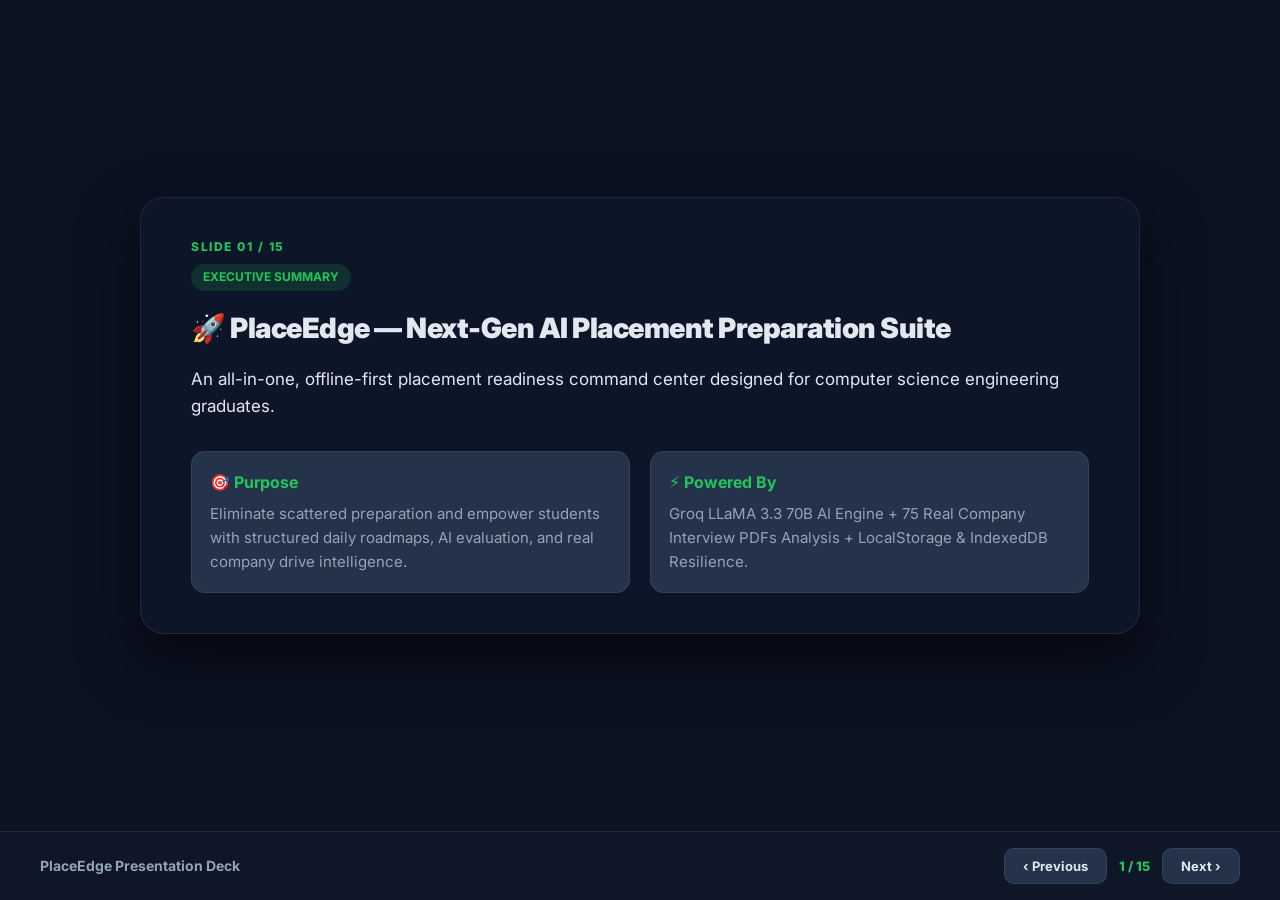
<file: presentation.html>
<!DOCTYPE html>
<html lang="en">
<head>
  <meta charset="UTF-8">
  <meta name="viewport" content="width=device-width, initial-scale=1.0">
  <title>PlaceEdge — 15-Slide Executive Presentation</title>
  <link rel="stylesheet" href="css/style.css">
  <style>
    body { margin: 0; background: #0B1222; font-family: 'Inter', system-ui, sans-serif; color: #F8FAFC; overflow: hidden; }
    .pres-container { width: 100vw; height: 100vh; display: flex; flex-direction: column; justify-content: space-between; position: relative; }
    .slide-wrapper { flex: 1; display: flex; align-items: center; justify-content: center; padding: 40px 60px; overflow-y: auto; }
    .slide { width: 100%; max-width: 1000px; background: rgba(15, 23, 42, 0.85); border: 1px solid var(--border); border-radius: 24px; padding: 40px 50px; box-shadow: 0 25px 60px rgba(0,0,0,0.6); display: none; animation: slideIn 0.4s ease; backdrop-filter: blur(16px); }
    .slide.active { display: block; }
    @keyframes slideIn { from { opacity: 0; transform: translateY(15px) scale(0.98); } to { opacity: 1; transform: translateY(0) scale(1); } }
    .slide-num { font-size: 12px; font-weight: 800; color: var(--accent); letter-spacing: 1.5px; text-transform: uppercase; margin-bottom: 8px; }
    .slide h2 { font-size: 28px; font-weight: 900; margin: 0 0 16px; color: var(--text); letter-spacing: -0.5px; }
    .slide p, .slide ul { font-size: 15px; line-height: 1.6; color: var(--muted); }
    .slide ul { padding-left: 20px; }
    .slide li { margin-bottom: 10px; }
    .slide-badge { display: inline-block; background: rgba(34,197,94,0.15); color: var(--accent); font-weight: 700; padding: 4px 12px; border-radius: 999px; font-size: 12px; margin-bottom: 16px; }
    
    .grid-2 { display: grid; grid-template-columns: 1fr 1fr; gap: 20px; margin-top: 20px; }
    .card-box { background: var(--card2); border: 1px solid var(--border); padding: 18px; border-radius: 14px; }
    .card-box h3 { margin: 0 0 8px; font-size: 16px; color: var(--accent); }

    .pres-footer { padding: 16px 40px; background: rgba(15,23,42,0.9); border-top: 1px solid var(--border); display: flex; justify-content: space-between; align-items: center; }
    .pres-nav { display: flex; gap: 12px; }
    .pres-btn { background: var(--card2); border: 1px solid var(--border); color: var(--text); padding: 9px 18px; border-radius: 10px; font-weight: 700; font-size: 13px; cursor: pointer; transition: all 0.2s; }
    .pres-btn:hover { background: var(--accent); color: #052e12; border-color: var(--accent); }
  </style>
</head>
<body>

<div class="pres-container">
  <div class="slide-wrapper">
    <!-- SLIDE 1 -->
    <div class="slide active">
      <div class="slide-num">SLIDE 01 / 15</div>
      <span class="slide-badge">EXECUTIVE SUMMARY</span>
      <h2>🚀 PlaceEdge — Next-Gen AI Placement Preparation Suite</h2>
      <p style="font-size:17px;color:var(--text)">An all-in-one, offline-first placement readiness command center designed for computer science engineering graduates.</p>
      <div class="grid-2" style="margin-top:30px">
        <div class="card-box">
          <h3>🎯 Purpose</h3>
          <p>Eliminate scattered preparation and empower students with structured daily roadmaps, AI evaluation, and real company drive intelligence.</p>
        </div>
        <div class="card-box">
          <h3>⚡ Powered By</h3>
          <p>Groq LLaMA 3.3 70B AI Engine + 75 Real Company Interview PDFs Analysis + LocalStorage & IndexedDB Resilience.</p>
        </div>
      </div>
    </div>

    <!-- SLIDE 2 -->
    <div class="slide">
      <div class="slide-num">SLIDE 02 / 15</div>
      <span class="slide-badge">PROBLEM STATEMENT</span>
      <h2>⚠️ Core Challenges in Campus Placement Preparation</h2>
      <ul>
        <li><strong>Scattered & Unstructured Resources:</strong> Students waste 100+ hours hopping across YouTube, LeetCode, and Telegram PDFs without a daily plan.</li>
        <li><strong>Generic Test Series vs Real Drives:</strong> Traditional platforms test generic math instead of matching company-specific selection rounds (Amazon, TCS NQT, Cognizant GenC).</li>
        <li><strong>Lack of Instant Feedback:</strong> Students have no way to evaluate ATS resume match, STAR method HR answers, or code complexity without high costs.</li>
        <li><strong>Server Dependencies & Internet Outages:</strong> Most platforms break without active cloud connections, interrupting offline study sessions.</li>
      </ul>
    </div>

    <!-- SLIDE 3 -->
    <div class="slide">
      <div class="slide-num">SLIDE 03 / 15</div>
      <span class="slide-badge">EXECUTIVE SOLUTION</span>
      <h2>💡 PlaceEdge — The Complete All-in-One Solution</h2>
      <div class="grid-2">
        <div class="card-box">
          <h3>🌐 100% Offline-First Architecture</h3>
          <p>Runs smoothly in browser storage (LocalStorage + IndexedDB mirror) with zero server delay or downtime.</p>
        </div>
        <div class="card-box">
          <h3>🤖 AI-Native Assistance</h3>
          <p>Milo 🐾 AI Buddy provides sub-second technical coaching, code complexity analysis, ATS reviews, and HR feedback in 100% Pure English.</p>
        </div>
        <div class="card-box">
          <h3>🗓️ Structured Daily Roadmaps</h3>
          <p>Includes a 30-Day Placement Sprint, 45-Min Timed Company Mock Tests, and Top 10 Company Selection Roadmaps.</p>
        </div>
        <div class="card-box">
          <h3>📊 Real PDF Data Intelligence</h3>
          <p>Built from analyzing 75 company interview PDFs (2025 & 2026 batches) with hot-topic tags and company questions.</p>
        </div>
      </div>
    </div>

    <!-- SLIDE 4 -->
    <div class="slide">
      <div class="slide-num">SLIDE 04 / 15</div>
      <span class="slide-badge">MARKET POSITIONING</span>
      <h2>🎯 Target Audience & Value Proposition</h2>
      <ul>
        <li><strong>2025 & 2026 Batch Graduates:</strong> Crash-course preparation for upcoming campus placement drives.</li>
        <li><strong>SDE & Product Role Aspirants:</strong> Advanced DSA, System Design, and timed 45-minute company mock tests.</li>
        <li><strong>Service-Sector Aspirants (TCS, Infosys, Cognizant, Accenture):</strong> Exact round breakdowns, NQT/GenC syllabus, and SQL/Java drills.</li>
        <li><strong>College TPO Placement Cells:</strong> Standardized student progress metrics and printable PDF readiness reports.</li>
      </ul>
    </div>

    <!-- SLIDE 5 -->
    <div class="slide">
      <div class="slide-num">SLIDE 05 / 15</div>
      <span class="slide-badge">TECHNICAL ARCHITECTURE</span>
      <h2>🏗️ Modular Architecture & Tech Stack</h2>
      <ul>
        <li><strong>Frontend Stack:</strong> HTML5, Vanilla CSS3 (Custom Design Tokens, HSL Palette, Micro-Animations).</li>
        <li><strong>Modular JavaScript Layer:</strong>
          <ul>
            <li><code>js/data.js</code>: Pre-loaded syllabus, 61 company archives, 30-Day Sprint, 10 Roadmaps, Live Jobs.</li>
            <li><code>js/state.js</code>: Gamification, LocalStorage (<code>placeedge.v1</code>) + IndexedDB Mirror (<code>placeedge-db</code>).</li>
            <li><code>js/app.js</code>: SPA Router, History API, Modal System, View Renderers.</li>
          </ul>
        </li>
        <li><strong>Groq AI Integration:</strong> LLaMA 3.3 70B model via sub-second REST endpoint.</li>
      </ul>
    </div>

    <!-- SLIDE 6 -->
    <div class="slide">
      <div class="slide-num">SLIDE 06 / 15</div>
      <span class="slide-badge">FEATURE SPOTLIGHT 1</span>
      <h2>🐾 Milo AI Placement Prep Buddy</h2>
      <ul>
        <li><strong>Floating Chat Drawer:</strong> Accessible from any page via quick-launch button.</li>
        <li><strong>1-Click Quick Prompts:</strong> Fast answers for Amazon top questions, OOP pillars, SQL hot topics, and DSA speed tips.</li>
        <li><strong>Strict Pure English Output:</strong> Structured bullet points, code snippets, and time complexity explanations.</li>
        <li><strong>Zero Context Loss:</strong> Preserves user conversation history for follow-up technical questions.</li>
      </ul>
    </div>

    <!-- SLIDE 7 -->
    <div class="slide">
      <div class="slide-num">SLIDE 07 / 15</div>
      <span class="slide-badge">FEATURE SPOTLIGHT 2</span>
      <h2>⏱️ 45-Min Company Mock Interview Simulator</h2>
      <ul>
        <li><strong>Timed Real Exam Conditions:</strong> Live 45:00 countdown timer with auto-submit upon timeout.</li>
        <li><strong>Company-Specific Drives:</strong> Select from Amazon, Fidelity, Akamai, TCS, Oracle, MiQ, and more.</li>
        <li><strong>5-Question Structured Format:</strong>
          <ul>
            <li>🧠 2 DSA Coding Questions</li>
            <li>📚 2 Core CS Theory Questions (DBMS, OS, OOP)</li>
            <li>🧮 1 SQL Query Round Question</li>
          </ul>
        </li>
        <li><strong>Instant Milo AI Scorecard:</strong> Generates section scores, overall score out of 100%, and feedback.</li>
      </ul>
    </div>

    <!-- SLIDE 8 -->
    <div class="slide">
      <div class="slide-num">SLIDE 08 / 15</div>
      <span class="slide-badge">FEATURE SPOTLIGHT 3</span>
      <h2>🎯 Top 10 Company-Wise Roadmaps</h2>
      <p style="color:var(--text)">Detailed round-by-round selection process and syllabus breakdown for 10 major recruiters:</p>
      <div class="grid-2">
        <div class="card-box">
          <h3>Tier 1 Product Companies</h3>
          <p>🚀 <strong>Amazon</strong> (₹18-28L) · 🔴 <strong>Oracle</strong> (₹12-18L) · 🌐 <strong>Akamai</strong> (₹10-15L) · 🏦 <strong>Fidelity</strong> (₹8-12L)</p>
        </div>
        <div class="card-box">
          <h3>Mass Recruiters & Tech Leaders</h3>
          <p>🏢 <strong>TCS (NQT)</strong> · 💼 <strong>Cognizant (GenC)</strong> · 🔷 <strong>Infosys</strong> · ⚡ <strong>Accenture</strong> · 📊 <strong>MiQ</strong> · 🛒 <strong>Lowe's</strong></p>
        </div>
      </div>
    </div>

    <!-- SLIDE 9 -->
    <div class="slide">
      <div class="slide-num">SLIDE 09 / 15</div>
      <span class="slide-badge">FEATURE SPOTLIGHT 4</span>
      <h2>🗓️ 30-Day Placement Crash Course Sprint</h2>
      <ul>
        <li><strong>Structured Daily Checklist:</strong> Day 1 to 30 systematic coverage of high-yield placement topics.</li>
        <li><strong>Balanced Topic Mix:</strong> OOP Foundations, SQL Joins, DBMS Keys, OS Paging/Deadlocks, Computer Networks, DSA Patterns, and System Design.</li>
        <li><strong>XP Rewards & Tracking:</strong> Earn +15 to +30 XP per completed day with live progress indicators.</li>
        <li><strong>Dashboard Sync:</strong> Highlights current target day on the main dashboard home.</li>
      </ul>
    </div>

    <!-- SLIDE 10 -->
    <div class="slide">
      <div class="slide-num">SLIDE 10 / 15</div>
      <span class="slide-badge">FEATURE SPOTLIGHT 5</span>
      <h2>📄 AI Resume Bullet & ATS Score Checker</h2>
      <ul>
        <li><strong>Role-Specific Evaluation:</strong> Tailored for SDE 1, Frontend, Backend, Data Analyst, or Full Stack roles.</li>
        <li><strong>Instant ATS Score Match:</strong> Calculates ATS compatibility score percentage.</li>
        <li><strong>Action Verb & Keyword Analysis:</strong> Identifies missing technical action verbs and industry keywords.</li>
        <li><strong>STAR Method Bullet Rewriter:</strong> Rewrites raw descriptions into high-impact, metric-driven STAR bullets.</li>
      </ul>
    </div>

    <!-- SLIDE 11 -->
    <div class="slide">
      <div class="slide-num">SLIDE 11 / 15</div>
      <span class="slide-badge">FEATURE SPOTLIGHT 6</span>
      <h2>🎙️ HR STAR Method Practice Studio</h2>
      <ul>
        <li><strong>Top 15 HR Interview Questions:</strong> Practice "Tell me about yourself", "Conflict resolution", "Why our company?", and salary expectations.</li>
        <li><strong>Interviewer Strategy Tips:</strong> Guidance on structuring responses into Situation, Task, Action, and Result.</li>
        <li><strong>Milo AI Feedback:</strong> Gives an instant STAR Rating out of 10 with actionable advice to sound more confident and professional.</li>
      </ul>
    </div>

    <!-- SLIDE 12 -->
    <div class="slide">
      <div class="slide-num">SLIDE 12 / 15</div>
      <span class="slide-badge">FEATURE SPOTLIGHT 7</span>
      <h2>💼 Live Tech Hiring Drives (< 7 Days)</h2>
      <ul>
        <li><strong>Fresh Hiring Feed:</strong> Active off-campus and mass hiring drives posted within the last 7 days.</li>
        <li><strong>Verified Opportunities:</strong> TCS NQT 2026, Cognizant GenC 24,000+ drive, Accenture ASE, Infosys DSE, Amazon SDE-1, Philips, Applied Materials, Unthinkable.</li>
        <li><strong>Full Details & Direct Apply:</strong> Role, batch eligibility, CTC package, locations, skill tags, and direct official career links.</li>
      </ul>
    </div>

    <!-- SLIDE 13 -->
    <div class="slide">
      <div class="slide-num">SLIDE 13 / 15</div>
      <span class="slide-badge">GAMIFICATION & ANALYTICS</span>
      <h2>🔥 Heatmap, Streaks & Achievements Vault</h2>
      <ul>
        <li><strong>GitHub-Style Contribution Heatmap:</strong> Visual 52-week grid tracking daily study items and XP.</li>
        <li><strong>Streaks & Level Progress:</strong> Level 1 to 10+ progression with level-up confetti animations.</li>
        <li><strong>19 Unlockable Trophies:</strong> Badges for first topic, 10/50/100 topics, Blind 75 finisher, 7/30-day streaks, and 70%+ readiness.</li>
        <li><strong>Analytics Page:</strong> Completion breakdown by subject, monthly XP trends, and difficulty distribution.</li>
      </ul>
    </div>

    <!-- SLIDE 14 -->
    <div class="slide">
      <div class="slide-num">SLIDE 14 / 15</div>
      <span class="slide-badge">COMPETITIVE ADVANTAGE</span>
      <h2>⚔️ Key Differentiators</h2>
      <div class="grid-2">
        <div class="card-box">
          <h3>Traditional Platforms</h3>
          <p>❌ High server & database maintenance costs<br>❌ Generic non-company questions<br>❌ Breaks without active internet<br>❌ No AI ATS or HR evaluation</p>
        </div>
        <div class="card-box">
          <h3>PlaceEdge Suite</h3>
          <p>✅ Zero server cost (Client-Side SPA)<br>✅ Data from 75 real company PDFs<br>✅ 100% Offline functional + IDB mirror<br>✅ Groq AI ATS, Mock & HR evaluation</p>
        </div>
      </div>
    </div>

    <!-- SLIDE 15 -->
    <div class="slide">
      <div class="slide-num">SLIDE 15 / 15</div>
      <span class="slide-badge">CONCLUSION & ROADMAP</span>
      <h2>🚀 Conclusion & Future Expansion</h2>
      <p style="color:var(--text)">PlaceEdge empowers students with a predictable, data-backed, and gamified roadmap to crack tech campus placements.</p>
      <ul>
        <li><strong>Live GitHub Repo:</strong> <a href="https://github.com/Abhinav201310/PlaceEdge" target="_blank" style="color:var(--accent)">github.com/Abhinav201310/PlaceEdge</a></li>
        <li><strong>Live Deployment:</strong> Vercel Ready</li>
        <li><strong>Future Phase 2 Roadmap:</strong> Voice HR Audio Recording, 1-Click Student Webpage Portfolio Generator, Peer Mock Leaderboard.</li>
      </ul>
    </div>
  </div>

  <div class="pres-footer">
    <div style="font-weight:700;font-size:14px;color:var(--muted)">PlaceEdge Presentation Deck</div>
    <div class="pres-nav">
      <button class="pres-btn" onclick="prevSlide()">‹ Previous</button>
      <span id="slide-indicator" style="display:flex;align-items:center;font-size:13px;font-weight:800;color:var(--accent)">1 / 15</span>
      <button class="pres-btn" onclick="nextSlide()">Next ›</button>
    </div>
  </div>
</div>

<script>
  let curSlide = 0;
  const slides = document.querySelectorAll('.slide');
  const indicator = document.getElementById('slide-indicator');

  function showSlide(idx) {
    slides.forEach((s, i) => s.classList.toggle('active', i === idx));
    indicator.textContent = `${idx + 1} / ${slides.length}`;
  }

  function nextSlide() {
    if (curSlide < slides.length - 1) { curSlide++; showSlide(curSlide); }
  }

  function prevSlide() {
    if (curSlide > 0) { curSlide--; showSlide(curSlide); }
  }

  document.addEventListener('keydown', (e) => {
    if (e.key === 'ArrowRight' || e.key === 'Space') nextSlide();
    if (e.key === 'ArrowLeft') prevSlide();
  });
</script>
</body>
</html>
</file>
<file: css/style.css>
/* ============================================================
   PLACEPREP — PREMIUM DARK THEME
   Palette: bg #0F172A · cards #1E293B · accent #22C55E
   ============================================================ */
@import url('https://fonts.googleapis.com/css2?family=Inter:wght@400;500;600;700;800&display=swap');
:root{
  --bg:#0F172A; --bg2:#0B1222; --card:#1E293B; --card2:#243349;
  --accent:#22C55E; --accent2:#16A34A; --accent-soft:rgba(34,197,94,.14);
  --amber:#F59E0B; --amber-soft:rgba(245,158,11,.14);
  --blue:#38BDF8; --violet:#A78BFA; --rose:#FB7185;
  --text:#E2E8F0; --muted:#94A3B8; --faint:#64748B;
  --border:rgba(148,163,184,.14); --r:18px;
  --shadow:0 8px 30px rgba(2,6,23,.45);
  --easy:#22C55E; --med:#F59E0B; --hard:#F43F5E;
}
*{margin:0;padding:0;box-sizing:border-box}
html{scroll-behavior:smooth}
body{font-family:'Inter',system-ui,-apple-system,sans-serif;background:radial-gradient(1200px 700px at 85% -10%,rgba(34,197,94,.07),transparent 60%),radial-gradient(900px 600px at -10% 110%,rgba(56,189,248,.06),transparent 55%),var(--bg);color:var(--text);min-height:100vh;font-size:14.5px;line-height:1.55;overflow-x:hidden}
::-webkit-scrollbar{width:9px;height:9px}
::-webkit-scrollbar-track{background:transparent}
::-webkit-scrollbar-thumb{background:#334155;border-radius:9px}
::-webkit-scrollbar-thumb:hover{background:#475569}
a{color:var(--accent);text-decoration:none}
a:hover{text-decoration:underline}
button{font-family:inherit;cursor:pointer;border:none;background:none;color:inherit}

/* ---------- Layout ---------- */
.app{display:flex;min-height:100vh}
.sidebar{width:248px;flex-shrink:0;background:rgba(15,23,42,.85);backdrop-filter:blur(14px);border-right:1px solid var(--border);position:sticky;top:0;height:100vh;display:flex;flex-direction:column;padding:22px 14px;z-index:40}
.logo{display:flex;align-items:center;gap:11px;padding:4px 10px 20px;font-weight:800;font-size:19px;letter-spacing:-.3px}
.logo .pe-badge{width:38px;height:38px;border-radius:11px;background:#0B1222;border:2px solid var(--accent);display:grid;place-items:center;font-weight:900;font-size:15px;color:var(--accent);letter-spacing:-.5px;box-shadow:0 0 14px rgba(34,197,94,.25);transition:all .3s ease;position:relative;overflow:hidden}
.logo .pe-badge::after{content:'';position:absolute;inset:0;background:linear-gradient(135deg,rgba(34,197,94,.15),transparent 60%);pointer-events:none}
.logo .pe-badge:hover{transform:rotate(-4deg) scale(1.08);box-shadow:0 0 22px rgba(34,197,94,.45);border-color:#4ADE80}
.logo small{display:block;font-size:10.5px;font-weight:500;color:var(--muted);letter-spacing:.4px}
.nav{display:flex;flex-direction:column;gap:4px;flex:1}
.nav button{display:flex;align-items:center;gap:12px;padding:11px 14px;border-radius:13px;color:var(--muted);font-weight:600;font-size:14px;transition:all .22s ease;text-align:left;width:100%}
.nav button .ic{font-size:17px;width:22px;text-align:center}
.nav button:hover{background:rgba(148,163,184,.08);color:var(--text);transform:translateX(3px)}
.nav button.active{background:var(--accent-soft);color:var(--accent);box-shadow:inset 0 0 0 1px rgba(34,197,94,.25)}
.side-foot{padding:12px 10px 2px;border-top:1px solid var(--border);font-size:12px;color:var(--faint)}
.side-foot .lvl-chip{display:flex;align-items:center;gap:10px;margin-bottom:8px;color:var(--text);font-weight:600;font-size:13px}
.side-foot .bar{height:6px;background:#0f1a2e;border-radius:6px;overflow:hidden}
.side-foot .bar i{display:block;height:100%;background:linear-gradient(90deg,var(--accent),#4ADE80);border-radius:6px;transition:width .6s cubic-bezier(.22,1,.36,1)}

.main{flex:1;min-width:0;padding:26px 30px 60px;max-width:1180px;margin:0 auto}
.topbar{display:flex;align-items:center;justify-content:space-between;gap:16px;margin-bottom:22px;flex-wrap:wrap}
.topbar h1{font-size:23px;font-weight:800;letter-spacing:-.4px}
.topbar .sub{color:var(--muted);font-size:13px;margin-top:2px}
.top-chips{display:flex;gap:10px;flex-wrap:wrap}
.chip{display:flex;align-items:center;gap:7px;background:var(--card);border:1px solid var(--border);border-radius:999px;padding:7px 14px;font-weight:700;font-size:13px;box-shadow:var(--shadow)}
.chip .ico{font-size:15px}

/* ---------- Cards ---------- */
.card{background:linear-gradient(160deg,rgba(255,255,255,.035),rgba(255,255,255,0) 45%),var(--card);border:1px solid var(--border);border-radius:var(--r);box-shadow:var(--shadow);padding:20px}
.glass{backdrop-filter:blur(8px)}
.hoverable{transition:transform .25s ease,box-shadow .25s ease,border-color .25s ease}
.hoverable:hover{transform:translateY(-4px);box-shadow:0 16px 40px rgba(2,6,23,.6);border-color:rgba(34,197,94,.3)}
.grid{display:grid;gap:16px}
.g5{grid-template-columns:repeat(5,1fr)}
.g4{grid-template-columns:repeat(4,1fr)}
.g3{grid-template-columns:repeat(3,1fr)}
.g2{grid-template-columns:repeat(2,1fr)}
.sec-title{display:flex;align-items:center;justify-content:space-between;margin:26px 0 13px}
.sec-title h2{font-size:16.5px;font-weight:800;letter-spacing:-.2px;display:flex;align-items:center;gap:9px}
.sec-title .more{color:var(--accent);font-weight:600;font-size:13px}

/* stat cards */
.stat{padding:17px 18px;position:relative;overflow:hidden}
.stat .k{font-size:12px;color:var(--muted);font-weight:600;letter-spacing:.3px;display:flex;align-items:center;gap:7px}
.stat .v{font-size:27px;font-weight:800;margin-top:5px;letter-spacing:-.6px}
.stat .d{font-size:11.5px;color:var(--faint);margin-top:3px}
.stat::after{content:'';position:absolute;right:-22px;top:-22px;width:82px;height:82px;border-radius:50%;background:var(--accent-soft);opacity:.6}
.stat.amber::after{background:var(--amber-soft)}
.stat.blue::after{background:rgba(56,189,248,.12)}
.stat.violet::after{background:rgba(167,139,250,.12)}
.stat.rose::after{background:rgba(251,113,133,.12)}

/* progress bars */
.pbar{height:9px;background:#0f1a2e;border-radius:8px;overflow:hidden;position:relative}
.pbar i{display:block;height:100%;border-radius:8px;background:linear-gradient(90deg,var(--accent2),var(--accent) 60%,#4ADE80);width:0;transition:width 1s cubic-bezier(.22,1,.36,1);position:relative}
body.anim .pbar i::after{content:'';position:absolute;inset:0;background:linear-gradient(90deg,transparent,rgba(255,255,255,.28),transparent);transform:translateX(-100%);animation:shimmer 2.4s infinite}
@keyframes shimmer{100%{transform:translateX(100%)}}
.pbar.thin{height:6px}

/* subject rows */
.subj-row{display:flex;align-items:center;gap:14px;padding:11px 6px;border-bottom:1px solid var(--border);cursor:pointer;border-radius:10px;transition:background .2s}
.subj-row:hover{background:rgba(148,163,184,.05)}
.subj-row:last-child{border-bottom:none}
.subj-row .ic{width:38px;height:38px;border-radius:11px;background:var(--card2);display:grid;place-items:center;font-size:18px;flex-shrink:0}
.subj-row .nm{font-weight:700;font-size:13.5px}
.subj-row .meta{font-size:11.5px;color:var(--muted)}
.subj-row .mid{flex:1;min-width:0}
.subj-row .pct{font-weight:800;font-size:14px;width:44px;text-align:right}

/* topic list */
.topic{display:flex;align-items:center;gap:12px;padding:12px 14px;border:1px solid var(--border);background:rgba(15,23,42,.4);border-radius:14px;margin-bottom:9px;transition:all .22s ease}
.topic:hover{border-color:rgba(148,163,184,.3);transform:translateX(3px)}
.topic .st{width:34px;height:34px;border-radius:50%;display:grid;place-items:center;font-size:15px;flex-shrink:0;cursor:pointer;border:2px solid var(--border);background:#0f1a2e;transition:all .25s ease;user-select:none}
.topic .st:hover{transform:scale(1.12)}
.topic .st.s1{border-color:var(--amber);background:var(--amber-soft)}
.topic .st.s2{border-color:var(--accent);background:var(--accent-soft)}
.topic .body{flex:1;min-width:0}
.topic .t-name{font-weight:600;font-size:13.5px;display:flex;align-items:center;gap:8px;flex-wrap:wrap}
.topic .t-sub{font-size:11.5px;color:var(--muted);margin-top:2px;display:flex;gap:10px;flex-wrap:wrap;align-items:center}
.topic.mastered .t-name{color:var(--accent)}
.hot{background:var(--amber-soft);color:var(--amber);font-size:10px;font-weight:800;padding:2px 7px;border-radius:6px;letter-spacing:.4px}
.tagc{background:rgba(56,189,248,.1);color:var(--blue);font-size:10px;font-weight:700;padding:2px 7px;border-radius:6px}
.mini-btn{font-size:11px;font-weight:700;padding:4px 9px;border-radius:8px;background:var(--card2);color:var(--muted);border:1px solid var(--border);transition:all .2s}
.mini-btn:hover{color:var(--text);border-color:var(--faint)}
.mini-btn.on{color:var(--accent);border-color:rgba(34,197,94,.4);background:var(--accent-soft)}

/* problems */
.prob{display:flex;align-items:center;gap:12px;padding:11px 13px;border-bottom:1px solid var(--border)}
.prob:last-child{border-bottom:none}
.prob .st{width:26px;height:26px;border-radius:8px;border:2px solid var(--border);background:#0f1a2e;display:grid;place-items:center;font-size:12px;cursor:pointer;flex-shrink:0;transition:all .22s;user-select:none}
.prob .st:hover{transform:scale(1.15)}
.prob .st.s1{border-color:var(--amber);background:var(--amber-soft)}
.prob .st.s2{border-color:var(--accent);background:var(--accent);color:#052e12}
.prob .nm{font-weight:600;font-size:13px;flex:1;min-width:0}
.prob .nm .links{margin-left:8px;font-size:11px;font-weight:700}
.prob .nm .links a{margin-right:8px}
.diff{font-size:10.5px;font-weight:800;padding:2.5px 9px;border-radius:7px;letter-spacing:.3px;flex-shrink:0}
.diff.E{color:var(--easy);background:rgba(34,197,94,.12)}
.diff.M{color:var(--med);background:rgba(245,158,11,.12)}
.diff.H{color:var(--hard);background:rgba(244,63,94,.12)}
.rev-badge{font-size:10.5px;color:var(--violet);font-weight:700;background:rgba(167,139,250,.12);padding:2.5px 8px;border-radius:7px;flex-shrink:0}
.note-dot{width:7px;height:7px;border-radius:50%;background:var(--blue);flex-shrink:0}

/* folders */
.folder{padding:17px;cursor:pointer}
.folder .f-top{display:flex;align-items:center;justify-content:space-between;margin-bottom:11px}
.folder .f-ic{width:42px;height:42px;border-radius:12px;background:var(--card2);display:grid;place-items:center;font-size:20px}
.folder h3{font-size:14px;font-weight:700;margin-bottom:3px}
.folder .f-meta{font-size:11.5px;color:var(--muted);margin-bottom:9px}
.donut-mini{width:44px;height:44px;transform:rotate(-90deg)}
.donut-mini circle{fill:none;stroke-width:5}

/* tabs */
.tabs{display:flex;gap:8px;flex-wrap:wrap;margin-bottom:18px}
.tabs button{padding:8px 16px;border-radius:11px;font-weight:700;font-size:13px;color:var(--muted);background:var(--card);border:1px solid var(--border);transition:all .2s}
.tabs button:hover{color:var(--text)}
.tabs button.active{background:var(--accent-soft);color:var(--accent);border-color:rgba(34,197,94,.35)}

/* heatmap */
.heatmap{display:grid;grid-auto-flow:column;grid-template-rows:repeat(7,13px);gap:3.5px;overflow-x:auto;padding:6px 2px}
.hm-cell{width:13px;height:13px;border-radius:3.5px;background:#16223a;cursor:pointer;transition:transform .15s}
.hm-cell:hover{transform:scale(1.3);outline:1px solid var(--faint)}
.hm-cell.l1{background:#14532d}.hm-cell.l2{background:#166534}.hm-cell.l3{background:#16A34A}.hm-cell.l4{background:#22C55E}
.hm-cell.today{outline:2px solid var(--blue)}
.hm-legend{display:flex;align-items:center;gap:5px;font-size:11px;color:var(--faint);justify-content:flex-end;margin-top:8px}
.hm-legend span{width:12px;height:12px;border-radius:3px;display:inline-block}
.cal-grid{display:grid;grid-template-columns:repeat(7,1fr);gap:8px}
.cal-cell{aspect-ratio:1.15;border-radius:12px;background:#16223a;border:1px solid var(--border);display:flex;flex-direction:column;align-items:center;justify-content:center;gap:3px;cursor:pointer;transition:all .2s;font-size:12.5px;font-weight:600;color:var(--muted)}
.cal-cell:hover{transform:scale(1.06);border-color:var(--faint)}
.cal-cell.studied{background:var(--accent-soft);border-color:rgba(34,197,94,.4);color:var(--accent)}
.cal-cell.today{outline:2px solid var(--blue)}
.cal-cell.empty{visibility:hidden}
.cal-cell .xp-mini{font-size:9.5px;font-weight:700;color:var(--faint)}
.cal-cell.studied .xp-mini{color:var(--accent2)}
.cal-head{display:grid;grid-template-columns:repeat(7,1fr);gap:8px;margin-bottom:8px;text-align:center;font-size:11px;font-weight:700;color:var(--faint);letter-spacing:.5px}

/* achievements */
.ach{display:flex;gap:14px;align-items:center;padding:16px}
.ach .a-ic{width:52px;height:52px;border-radius:15px;display:grid;place-items:center;font-size:25px;background:var(--card2);flex-shrink:0;transition:all .3s}
.ach.unlocked .a-ic{background:linear-gradient(135deg,var(--accent-soft),rgba(34,197,94,.25));box-shadow:0 0 22px rgba(34,197,94,.25)}
.ach.locked{opacity:.5;filter:grayscale(.7)}
.ach h4{font-size:13.5px;font-weight:700}
.ach p{font-size:11.5px;color:var(--muted);margin-top:2px}
.ach .when{font-size:10.5px;color:var(--accent);font-weight:700;margin-top:3px}

/* modal */
.modal-bg{position:fixed;inset:0;background:rgba(2,6,23,.7);backdrop-filter:blur(4px);display:none;align-items:center;justify-content:center;z-index:100;padding:20px}
.modal-bg.open{display:flex;animation:fadeIn .2s ease}
.modal{background:var(--card);border:1px solid var(--border);border-radius:20px;box-shadow:0 24px 70px rgba(0,0,0,.6);max-width:560px;width:100%;max-height:82vh;overflow-y:auto;padding:24px;animation:pop .28s cubic-bezier(.22,1.4,.36,1)}
@keyframes pop{from{transform:scale(.92) translateY(12px);opacity:0}}
@keyframes fadeIn{from{opacity:0}}
.modal h3{font-size:17px;font-weight:800;margin-bottom:4px}
.modal .m-sub{font-size:12.5px;color:var(--muted);margin-bottom:16px}
.modal textarea{width:100%;min-height:130px;background:#0f1a2e;border:1px solid var(--border);border-radius:12px;color:var(--text);padding:12px;font-family:inherit;font-size:13px;resize:vertical;outline:none}
.modal textarea:focus{border-color:rgba(34,197,94,.4)}
.m-actions{display:flex;gap:10px;justify-content:flex-end;margin-top:16px}
.btn{padding:9px 18px;border-radius:11px;font-weight:700;font-size:13px;transition:all .2s}
.btn.pri{background:var(--accent);color:#052e12}
.btn.pri:hover{background:#4ADE80;transform:translateY(-1px)}
.btn.ghost{background:var(--card2);color:var(--muted);border:1px solid var(--border)}
.btn.ghost:hover{color:var(--text)}
.btn.danger{background:rgba(244,63,94,.14);color:var(--rose);border:1px solid rgba(244,63,94,.3)}

/* toast */
#toasts{position:fixed;bottom:22px;right:22px;z-index:200;display:flex;flex-direction:column;gap:10px}
.toast{background:var(--card);border:1px solid rgba(34,197,94,.35);border-left:4px solid var(--accent);border-radius:13px;padding:13px 18px;box-shadow:0 12px 34px rgba(0,0,0,.5);font-weight:600;font-size:13px;display:flex;gap:10px;align-items:center;animation:slideIn .35s cubic-bezier(.22,1.2,.36,1);max-width:340px}
.toast.xp{border-color:rgba(245,158,11,.4);border-left-color:var(--amber)}
@keyframes slideIn{from{transform:translateX(120%);opacity:0}}
.toast.out{animation:slideOut .3s forwards}
@keyframes slideOut{to{transform:translateX(120%);opacity:0}}

/* analytics charts */
.hbar-row{display:flex;align-items:center;gap:12px;margin-bottom:11px}
.hbar-row .lbl{width:130px;font-size:12.5px;font-weight:600;color:var(--muted);text-align:right;flex-shrink:0}
.hbar-row .trk{flex:1;height:22px;background:#0f1a2e;border-radius:8px;overflow:hidden}
.hbar-row .trk i{display:block;height:100%;border-radius:8px;transition:width .9s cubic-bezier(.22,1,.36,1)}
.hbar-row .val{width:46px;font-size:12px;font-weight:800;flex-shrink:0}
.vbars{display:flex;align-items:flex-end;gap:14px;height:170px;padding:8px 4px 0}
.vbar{flex:1;display:flex;flex-direction:column;align-items:center;gap:7px;height:100%;justify-content:flex-end}
.vbar .col{width:100%;max-width:46px;background:linear-gradient(180deg,#4ADE80,var(--accent2));border-radius:8px 8px 3px 3px;transition:height .9s cubic-bezier(.22,1,.36,1);min-height:3px}
.vbar .vl{font-size:11px;font-weight:800;color:var(--accent)}
.vbar .xl{font-size:10.5px;color:var(--faint);font-weight:600}

/* company cards */
.comp{padding:0;overflow:hidden}
.comp .c-head{display:flex;align-items:center;justify-content:space-between;padding:16px 18px;cursor:pointer;transition:background .2s}
.comp .c-head:hover{background:rgba(148,163,184,.05)}
.comp .c-name{font-weight:800;font-size:14.5px;display:flex;align-items:center;gap:10px}
.comp .c-body{display:none;padding:4px 18px 18px;border-top:1px solid var(--border)}
.comp.open .c-body{display:block;animation:fadeIn .25s}
.comp .qcat{margin-top:13px}
.comp .qcat h5{font-size:11px;font-weight:800;letter-spacing:.8px;color:var(--accent);text-transform:uppercase;margin-bottom:7px}
.comp .qcat li{font-size:12.8px;color:#CBD5E1;margin:5px 0 5px 16px;line-height:1.5}
.yr{font-size:10px;font-weight:800;padding:2.5px 8px;border-radius:6px;background:rgba(167,139,250,.14);color:var(--violet)}
.arrow{transition:transform .25s;color:var(--faint)}
.comp.open .arrow{transform:rotate(90deg)}

/* settings */
.set-row{display:flex;align-items:center;justify-content:space-between;padding:15px 0;border-bottom:1px solid var(--border)}
.set-row:last-child{border-bottom:none}
.set-row h4{font-size:13.5px;font-weight:700}
.set-row p{font-size:12px;color:var(--muted);margin-top:2px}
.switch{width:46px;height:26px;border-radius:999px;background:#0f1a2e;border:1px solid var(--border);position:relative;cursor:pointer;transition:background .25s;flex-shrink:0}
.switch::after{content:'';position:absolute;width:20px;height:20px;border-radius:50%;background:var(--faint);top:2px;left:3px;transition:all .25s}
.switch.on{background:var(--accent)}
.switch.on::after{left:22px;background:#fff}

/* readiness ring */
.ring-wrap{display:flex;align-items:center;gap:24px;flex-wrap:wrap}
.ring{position:relative;width:150px;height:150px;flex-shrink:0}
.ring svg{transform:rotate(-90deg)}
.ring .center{position:absolute;inset:0;display:flex;flex-direction:column;align-items:center;justify-content:center}
.ring .center b{font-size:29px;font-weight:800;letter-spacing:-1px}
.ring .center span{font-size:10.5px;color:var(--muted);font-weight:600;letter-spacing:.4px}
.ring-breakdown{flex:1;min-width:200px}
.rb-row{display:flex;align-items:center;gap:10px;margin-bottom:9px;font-size:12px}
.rb-row .l{width:110px;color:var(--muted);font-weight:600}
.rb-row .pbar{flex:1}
.rb-row .p{width:36px;text-align:right;font-weight:800}

/* misc */
.empty{text-align:center;padding:36px 20px;color:var(--faint)}
.empty .big{font-size:38px;margin-bottom:10px}
.crumb{font-size:12.5px;color:var(--muted);margin-bottom:14px;font-weight:600}
.crumb a{color:var(--muted);cursor:pointer}
.crumb a:hover{color:var(--accent);text-decoration:none}
.counter{font-variant-numeric:tabular-nums}
.activity-row{display:flex;gap:12px;align-items:flex-start;padding:10px 4px;border-bottom:1px solid var(--border);font-size:13px}
.activity-row:last-child{border-bottom:none}
.activity-row .a-ic{width:32px;height:32px;border-radius:10px;background:var(--card2);display:grid;place-items:center;font-size:15px;flex-shrink:0}
.activity-row .tm{font-size:11px;color:var(--faint);margin-top:1px}
#confetti-canvas{position:fixed;inset:0;pointer-events:none;z-index:500}
.searchbox{background:var(--card);border:1px solid var(--border);border-radius:12px;padding:9px 14px;color:var(--text);font-family:inherit;font-size:13px;outline:none;width:250px}
.searchbox:focus{border-color:rgba(34,197,94,.4)}
.pill-count{background:var(--card2);border-radius:999px;font-size:11px;font-weight:800;padding:2px 9px;color:var(--muted)}
.mob-toggle{display:none}
.back-btn{display:none;place-items:center;width:40px;height:40px;border-radius:12px;background:var(--card);border:1px solid var(--border);font-size:20px;color:var(--text);transition:all .2s;flex-shrink:0}
.back-btn:hover{border-color:var(--accent);color:var(--accent);transform:translateX(-2px)}

@media(max-width:1000px){.g5{grid-template-columns:repeat(3,1fr)}.g4{grid-template-columns:repeat(2,1fr)}.g3{grid-template-columns:repeat(2,1fr)}}
@media(max-width:760px){
  .sidebar{position:fixed;left:-260px;transition:left .3s ease;box-shadow:0 0 60px rgba(0,0,0,.6);z-index:60}
  .sidebar.open{left:0}
  .main{padding:18px 14px 60px}
  .g5,.g4,.g3,.g2{grid-template-columns:repeat(2,1fr)}
  .mob-toggle{display:grid;place-items:center;width:42px;height:42px;border-radius:12px;background:var(--card);border:1px solid var(--border);font-size:18px}
  .hbar-row .lbl{width:88px;font-size:11px}
  .topbar h1{font-size:19px}
  .cal-grid,.cal-head{gap:5px}
  .cal-cell{aspect-ratio:1;border-radius:9px;font-size:12px;gap:1px;min-width:0}
  .cal-cell .xp-mini{font-size:8px}
  .cal-head{font-size:9.5px;letter-spacing:.2px}
  .heatmap{grid-template-rows:repeat(7,14px);gap:3px}
  .hm-cell{width:14px;height:14px}
  .card{padding:16px}
  .modal{padding:18px;border-radius:16px;max-height:86vh}
  .tabs button{padding:8px 13px}
  .mini-btn{padding:6px 11px;font-size:12px}
  .sec-title{flex-wrap:wrap;gap:8px}
}
@media(max-width:480px){
  .main{padding:16px 11px 56px}
  .g5,.g4{grid-template-columns:repeat(2,1fr)}
  .cal-grid,.cal-head{gap:4px}
  .cal-cell{border-radius:8px;font-size:11.5px}
  .cal-cell .xp-mini{display:none}
  .cal-cell.studied{position:relative}
  .cal-cell.studied::after{content:'';position:absolute;bottom:5px;width:5px;height:5px;border-radius:50%;background:var(--accent)}
  .cal-head{font-size:8.5px}
  .heatmap{grid-template-rows:repeat(7,12px);gap:2.5px}
  .hm-cell{width:12px;height:12px}
  .topbar{gap:10px}
  .top-chips .chip{padding:6px 11px;font-size:12px}
  .searchbox{width:100%}
}
@media(max-width:360px){
  .cal-grid,.cal-head{gap:3px}
  .cal-cell{font-size:10.5px}
  .cal-head{font-size:7.5px;letter-spacing:0}
}
body:not(.anim) *{transition:none!important;animation:none!important}

/* ---------- 🐾 CUTE AI CHATBOT MILO ---------- */
#milo-fab{position:fixed;bottom:24px;right:24px;width:54px;height:54px;border-radius:50%;background:linear-gradient(135deg,#7c3aed,#22c55e);display:grid;place-items:center;box-shadow:0 8px 25px rgba(34,197,94,.4);cursor:pointer;z-index:90;border:2px solid rgba(255,255,255,.2);transition:all .3s cubic-bezier(.22,1.2,.36,1)}
#milo-fab:hover{transform:scale(1.1) rotate(-6deg);box-shadow:0 12px 35px rgba(34,197,94,.6)}
.milo-avatar{font-size:25px;filter:drop-shadow(0 2px 4px rgba(0,0,0,.3))}
.milo-badge{position:absolute;top:-4px;right:-4px;background:#ef4444;color:#fff;font-size:9.5px;font-weight:900;padding:2px 6px;border-radius:999px;border:2px solid #0f172a}

#milo-chat-drawer{position:fixed;bottom:90px;right:24px;width:380px;max-width:calc(100vw - 32px);height:530px;max-height:calc(100vh - 120px);background:var(--card);border:1.5px solid var(--border);border-radius:20px;box-shadow:0 20px 50px rgba(0,0,0,.6);display:none;flex-direction:column;z-index:95;overflow:hidden;backdrop-filter:blur(16px);animation:miloPop .3s cubic-bezier(.22,1.3,.36,1)}
#milo-chat-drawer.open{display:flex}
@keyframes miloPop{from{opacity:0;transform:translateY(20px) scale(.94)}}

.milo-header{padding:14px 18px;background:rgba(15,23,42,.6);border-bottom:1px solid var(--border);display:flex;align-items:center;justify-content:space-between}
.milo-hdr-avatar{width:36px;height:36px;border-radius:50%;background:linear-gradient(135deg,#7c3aed,#22c55e);display:grid;place-items:center;font-size:20px}
.milo-close-btn{font-size:16px;color:var(--muted);width:28px;height:28px;border-radius:50%;display:grid;place-items:center;transition:all .2s}
.milo-close-btn:hover{background:rgba(255,255,255,.1);color:var(--text)}

.milo-prompts{padding:10px 14px;display:flex;gap:6px;overflow-x:auto;border-bottom:1px solid var(--border);background:rgba(15,23,42,.3);scrollbar-width:none}
.milo-prompts::-webkit-scrollbar{display:none}
.milo-prompts button{padding:5px 11px;border-radius:999px;background:var(--card2);border:1px solid var(--border);font-size:11px;font-weight:600;color:var(--muted);white-space:nowrap;transition:all .2s;flex-shrink:0}
.milo-prompts button:hover{color:var(--accent);border-color:rgba(34,197,94,.4);background:var(--accent-soft)}

#milo-chat-body{flex:1;padding:14px;overflow-y:auto;display:flex;flex-direction:column;gap:12px}
.milo-msg{display:flex;gap:8px;max-width:88%}
.milo-msg.milo-user{margin-left:auto;flex-direction:row-reverse}
.milo-bubble{padding:10px 14px;border-radius:16px;font-size:12.8px;line-height:1.5;word-break:break-word}
.milo-bot .milo-bubble{background:rgba(15,23,42,.8);border:1px solid var(--border);color:var(--text);border-top-left-radius:4px}
.milo-user .milo-bubble{background:var(--accent);color:#052e12;font-weight:600;border-top-right-radius:4px}

.milo-input-wrap{padding:10px 14px;background:rgba(15,23,42,.8);border-top:1px solid var(--border);display:flex;gap:8px;align-items:center}
#milo-input{flex:1;background:var(--card);border:1px solid var(--border);border-radius:12px;padding:9px 12px;color:var(--text);font-family:inherit;font-size:12.5px;outline:none}
#milo-input:focus{border-color:rgba(34,197,94,.4)}
#milo-send-btn{width:36px;height:36px;border-radius:10px;background:var(--accent);color:#052e12;display:grid;place-items:center;font-size:16px;font-weight:800;transition:all .2s}
#milo-send-btn:hover{transform:scale(1.08);background:#4ade80}

/* ---------- 👤 ACCOUNT CHIP & SYNC STATUS ---------- */
.acct-av{width:22px;height:22px;border-radius:50%;object-fit:cover;display:inline-block}
.acct-av-txt{background:var(--accent-soft);color:var(--accent);display:inline-grid;place-items:center;font-size:11px;font-weight:800}
.acct-name{max-width:90px;overflow:hidden;text-overflow:ellipsis;white-space:nowrap}
.sync-dot{width:7px;height:7px;border-radius:50%;display:inline-block;background:var(--faint);transition:background .2s}
.sync-dot.syncing{background:var(--amber);animation:syncPulse 1s infinite alternate}
.sync-dot.ok{background:var(--accent)}
.sync-dot.error{background:var(--rose)}
.sync-dot.offline{background:var(--faint)}
@keyframes syncPulse{from{opacity:.4}to{opacity:1}}

/* ---------- 🔐 AUTH MODAL STYLES ---------- */
.auth-google{width:100%;display:flex;align-items:center;justify-content:center;gap:10px;padding:11px;font-size:13px;font-weight:700;margin-bottom:14px}
.auth-or{display:flex;align-items:center;text-align:center;color:var(--faint);font-size:11px;text-transform:uppercase;letter-spacing:1px;margin:12px 0}
.auth-or::before,.auth-or::after{content:'';flex:1;border-bottom:1px solid var(--border)}
.auth-or span{padding:0 10px}
.auth-label{display:block;font-size:11.5px;font-weight:700;color:var(--muted);margin:8px 0 4px}
.auth-input{width:100%;margin-bottom:8px}
.auth-msg{font-size:12px;margin:8px 0;min-height:16px;line-height:1.4}
.auth-msg.err{color:var(--rose)}
.auth-msg.ok{color:var(--accent)}
.auth-foot{margin-top:14px;font-size:11.5px;color:var(--faint);line-height:1.4;text-align:center}

/* ---------- 🏆 LEADERBOARD STYLES ---------- */
.lb-list{display:flex;flex-direction:column;gap:8px}
.lb-row{display:flex;align-items:center;gap:12px;padding:12px 14px;border-radius:12px;background:var(--card2);border:1px solid var(--border);transition:all .2s}
.lb-row.me{border-color:rgba(34,197,94,.5);background:rgba(34,197,94,.08)}
.lb-rank{font-size:15px;font-weight:900;width:32px;text-align:center;color:var(--muted)}
.lb-name{flex:1;font-weight:700;font-size:13.5px}
.lb-you{background:var(--accent);color:#052e12;font-size:9.5px;font-weight:900;padding:2px 6px;border-radius:6px;margin-left:6px;vertical-align:middle}
.lb-meta{font-size:11.5px;color:var(--muted);font-weight:400;margin-top:2px}
.lb-xp{font-size:16px;font-weight:900;color:var(--accent);text-align:right}
.lb-xp small{font-size:11px;color:var(--muted);font-weight:700}
.lb-group-bar{margin-bottom:12px;display:flex;align-items:center;justify-content:space-between;gap:12px;flex-wrap:wrap}
.lb-code{font-family:monospace;background:rgba(15,23,42,.6);border:1px dashed var(--accent);color:var(--accent);padding:4px 8px;border-radius:6px;font-weight:900;letter-spacing:2px;font-size:14px}
.lb-loading{text-align:center;color:var(--muted);padding:24px}

/* ---------- 🛡️ SECURE ASSESSMENT EXAM ENVIRONMENT ---------- */
.exam-header{position:sticky;top:0;z-index:40;background:rgba(15,23,42,0.92);backdrop-filter:blur(12px);border-bottom:1px solid var(--border);padding:12px 18px;border-radius:16px;margin-bottom:18px;display:flex;justify-content:space-between;align-items:center;flex-wrap:wrap;gap:12px}
.exam-timer-box{display:flex;align-items:center;gap:10px;background:var(--card);padding:8px 16px;border-radius:12px;border:1px solid var(--border)}
.exam-timer-digits{font-family:monospace;font-size:19px;font-weight:900;color:var(--accent);letter-spacing:1px}
.exam-timer-digits.urgent{color:var(--rose);animation:timerPulse 1s infinite alternate}
@keyframes timerPulse{from{opacity:0.6}to{opacity:1}}
.exam-nav-grid{display:grid;grid-template-columns:repeat(5,1fr);gap:6px}
.exam-nav-btn{padding:7px 0;text-align:center;border-radius:8px;font-weight:700;font-size:11.5px;background:var(--bg);border:1px solid var(--border);color:var(--muted);cursor:pointer;transition:all .15s}
.exam-nav-btn:hover{color:var(--text);border-color:var(--accent)}
.exam-nav-btn.active{border-color:var(--blue);background:rgba(56,189,248,0.18);color:var(--blue)}
.exam-nav-btn.answered{background:var(--accent-soft);color:var(--accent);border-color:rgba(34,197,94,0.4)}
.opt-choice-row{display:flex;align-items:center;gap:12px;padding:12px 16px;background:var(--bg);border:1.5px solid var(--border);border-radius:12px;cursor:pointer;font-size:13.5px;transition:all .2s;margin-bottom:8px}
.opt-choice-row:hover{border-color:rgba(34,197,94,0.3);background:var(--card2)}
.opt-choice-row.selected{border-color:var(--accent);background:var(--accent-soft)}
.opt-badge{width:24px;height:24px;border-radius:50%;display:grid;place-items:center;font-size:11px;font-weight:800;background:var(--card);border:1px solid var(--border);color:var(--muted)}
.opt-choice-row.selected .opt-badge{background:var(--accent);color:#052e12;border-color:var(--accent)}

/* Responsive adjustments for exam mode */
.exam-layout{display:grid;grid-template-columns:minmax(0, 2.2fr) minmax(250px, 1fr);gap:18px;align-items:start}
@media (max-width: 860px){
  .exam-layout{grid-template-columns:1fr !important}
  .exam-header{flex-direction:column;align-items:stretch !important;gap:12px;padding:12px 14px}
  .exam-header > div:last-child{justify-content:space-between}
  .exam-nav-grid{grid-template-columns:repeat(7, 1fr)}
}
@media (max-width: 480px){
  .exam-nav-grid{grid-template-columns:repeat(5, 1fr)}
  .exam-timer-digits{font-size:16px}
}
</file>
